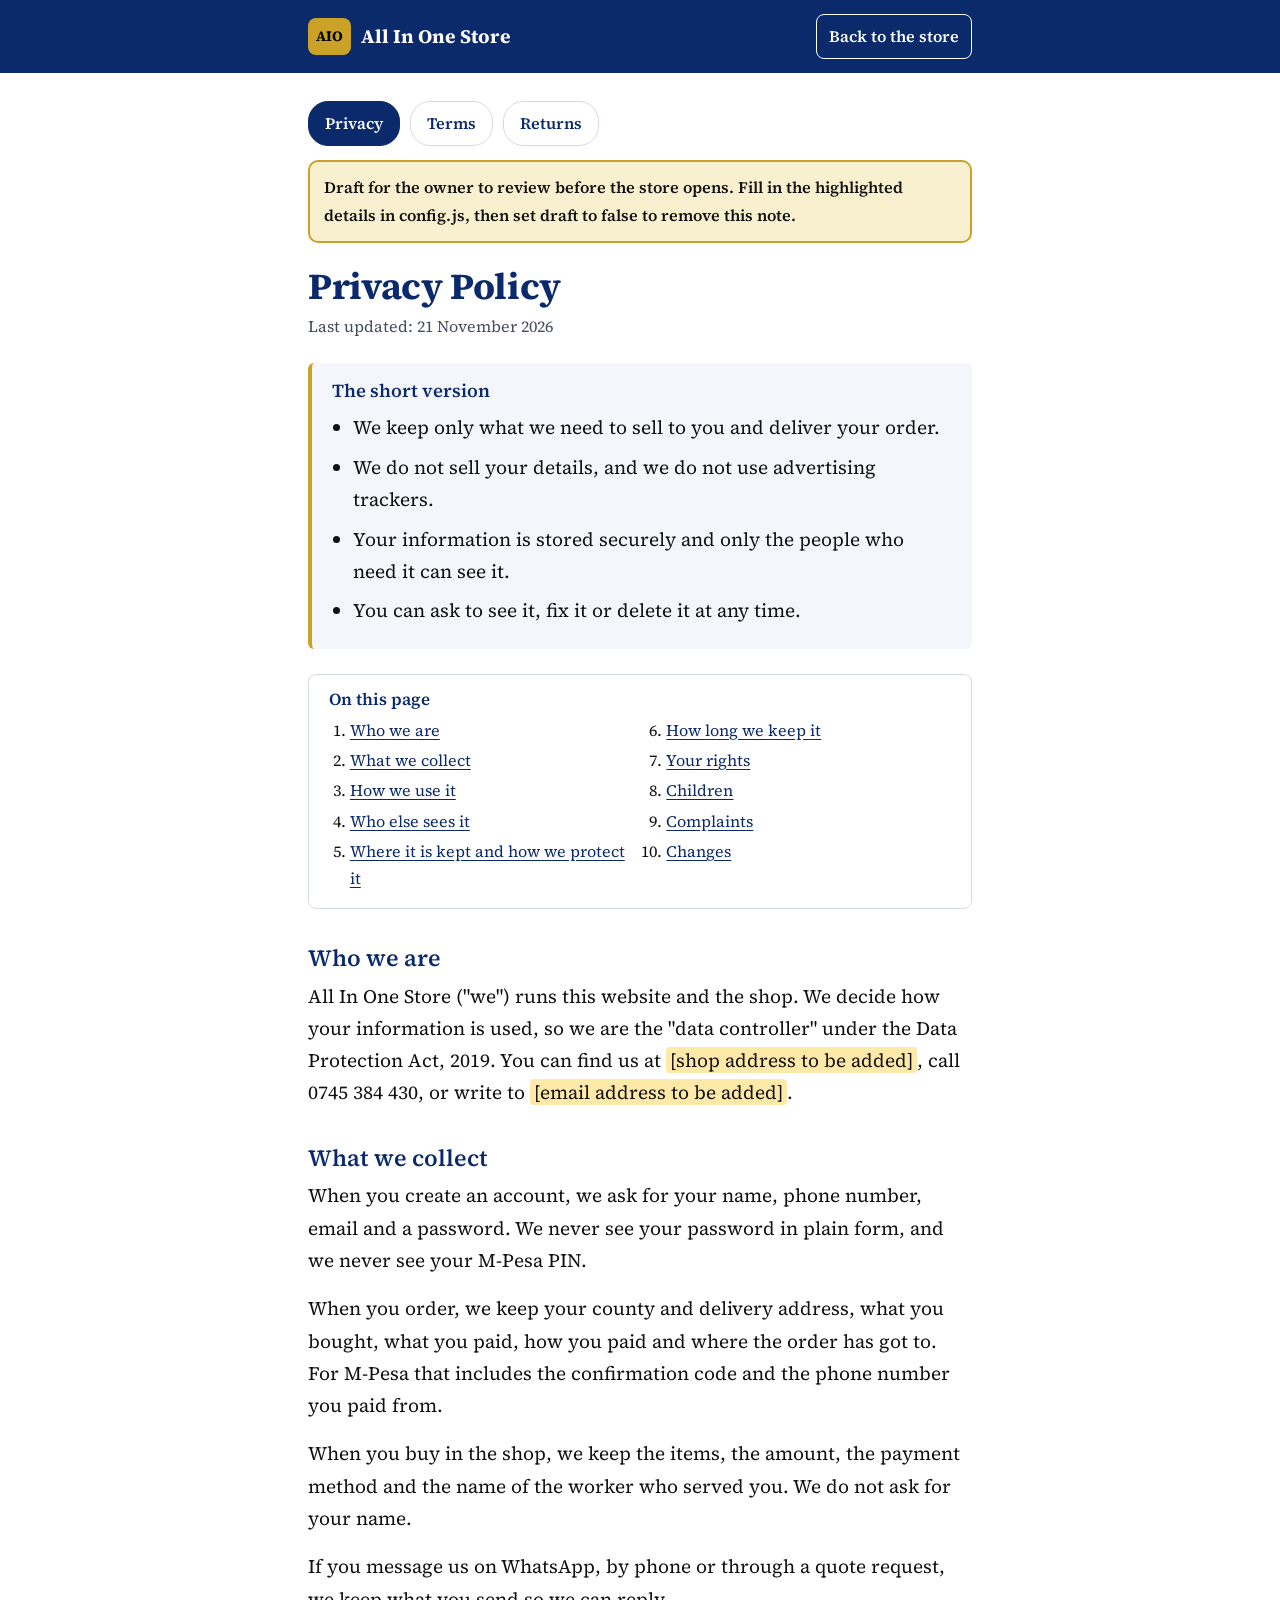
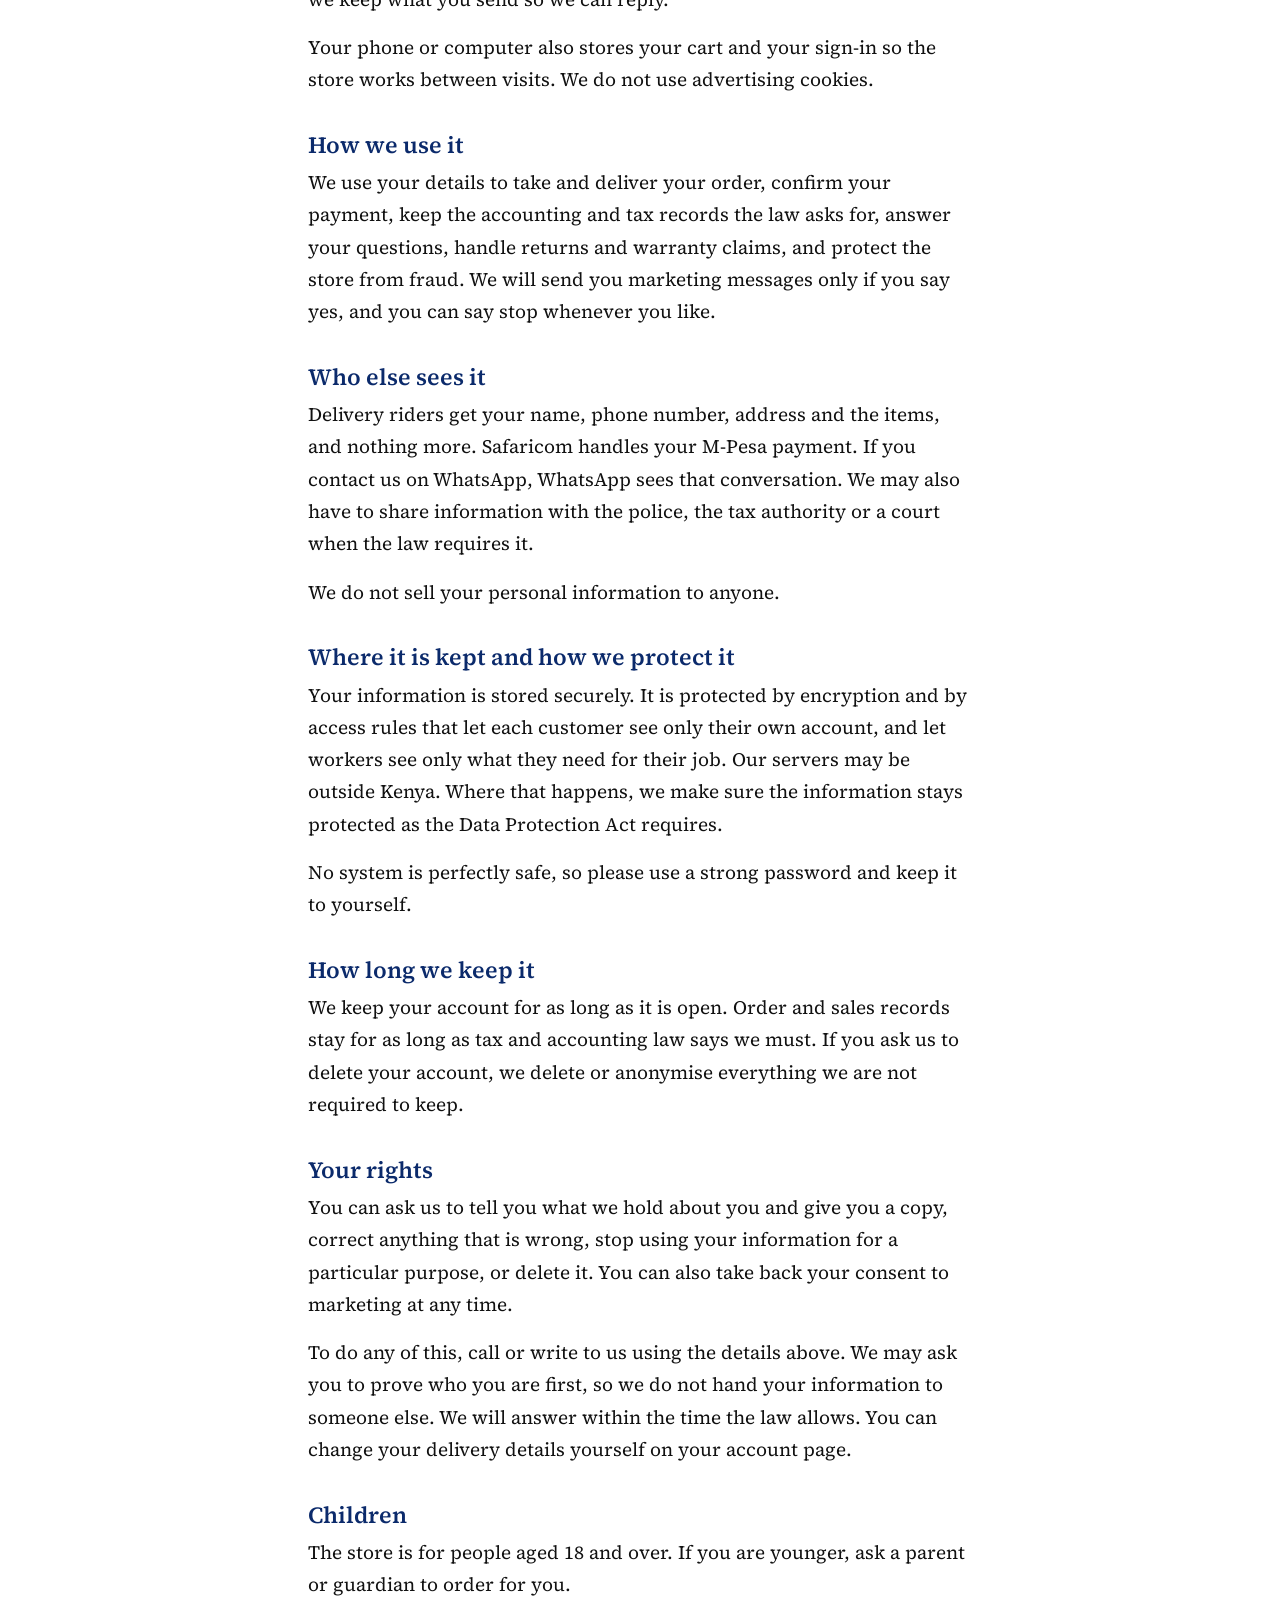
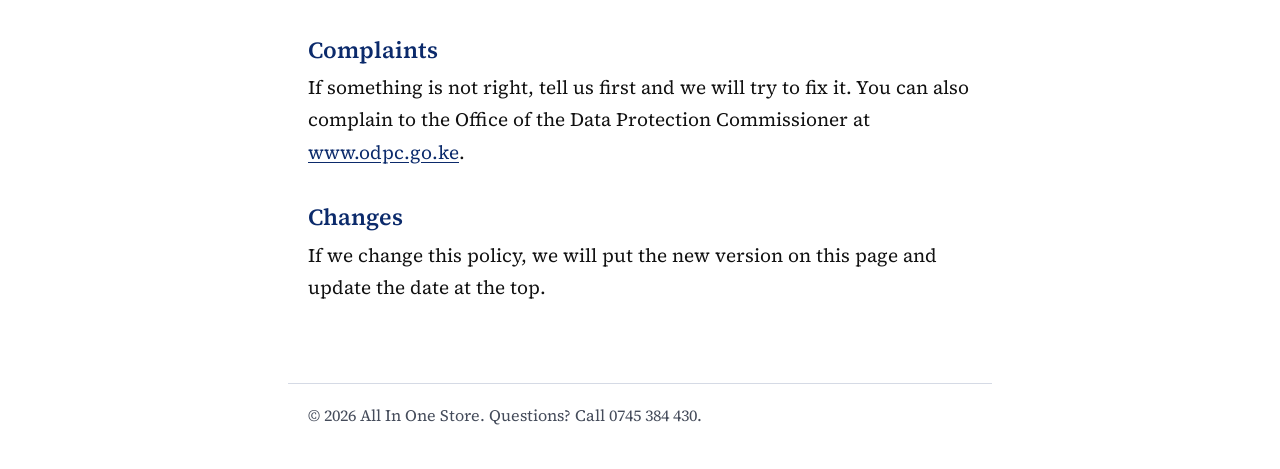
<file: privacy.html>
<!doctype html>
<html lang="en">
<head>
<meta charset="utf-8">
<meta name="viewport" content="width=device-width,initial-scale=1">
<title>Privacy Policy | All In One Store</title>
<meta name="description" content="What personal information we keep, why, and how to control it.">
<meta name="theme-color" content="#0b2a6b">
<link rel="icon" type="image/png" href="icons/icon-192.png">
<link rel="preload" href="fonts/source-serif-4-latin-400-normal.woff2" as="font" type="font/woff2" crossorigin>
<link rel="stylesheet" href="legal.css">
</head>
<body>
<header><div class="in"><a href="./"><i>AIO</i>All In One Store</a><a class="back" href="./">Back to the store</a></div></header>
<main>
<nav class="tabs" aria-label="Policies"><a href="privacy.html" aria-current="page">Privacy</a><a href="terms.html">Terms</a><a href="returns.html">Returns</a></nav>
<div class="draft" id="draftBanner">Draft for the owner to review before the store opens. Fill in the highlighted details in config.js, then set draft to false to remove this note.</div>
<h1>Privacy Policy</h1>
<p class="upd">Last updated: 21 November 2026</p>
<div class="short"><h2>The short version</h2><ul><li>We keep only what we need to sell to you and deliver your order.</li><li>We do not sell your details, and we do not use advertising trackers.</li><li>Your information is stored securely and only the people who need it can see it.</li><li>You can ask to see it, fix it or delete it at any time.</li></ul></div>
<nav class="toc" aria-label="Contents"><h2>On this page</h2><ol><li><a href="#s1">Who we are</a></li><li><a href="#s2">What we collect</a></li><li><a href="#s3">How we use it</a></li><li><a href="#s4">Who else sees it</a></li><li><a href="#s5">Where it is kept and how we protect it</a></li><li><a href="#s6">How long we keep it</a></li><li><a href="#s7">Your rights</a></li><li><a href="#s8">Children</a></li><li><a href="#s9">Complaints</a></li><li><a href="#s10">Changes</a></li></ol></nav>
<section id="s1"><h2>Who we are</h2><p><span data-biz="legalName"></span> ("we") runs this website and the shop. We decide how your information is used, so we are the "data controller" under the Data Protection Act, 2019. You can find us at <span data-biz="address"></span>, call <span data-biz="phone"></span>, or write to <span data-biz="email"></span>.</p></section><section id="s2"><h2>What we collect</h2><p>When you create an account, we ask for your name, phone number, email and a password. We never see your password in plain form, and we never see your M-Pesa PIN.</p><p>When you order, we keep your county and delivery address, what you bought, what you paid, how you paid and where the order has got to. For M-Pesa that includes the confirmation code and the phone number you paid from.</p><p>When you buy in the shop, we keep the items, the amount, the payment method and the name of the worker who served you. We do not ask for your name.</p><p>If you message us on WhatsApp, by phone or through a quote request, we keep what you send so we can reply.</p><p>Your phone or computer also stores your cart and your sign-in so the store works between visits. We do not use advertising cookies.</p></section><section id="s3"><h2>How we use it</h2><p>We use your details to take and deliver your order, confirm your payment, keep the accounting and tax records the law asks for, answer your questions, handle returns and warranty claims, and protect the store from fraud. We will send you marketing messages only if you say yes, and you can say stop whenever you like.</p></section><section id="s4"><h2>Who else sees it</h2><p>Delivery riders get your name, phone number, address and the items, and nothing more. Safaricom handles your M-Pesa payment. If you contact us on WhatsApp, WhatsApp sees that conversation. We may also have to share information with the police, the tax authority or a court when the law requires it.</p><p>We do not sell your personal information to anyone.</p></section><section id="s5"><h2>Where it is kept and how we protect it</h2><p>Your information is stored securely. It is protected by encryption and by access rules that let each customer see only their own account, and let workers see only what they need for their job. Our servers may be outside Kenya. Where that happens, we make sure the information stays protected as the Data Protection Act requires.</p><p>No system is perfectly safe, so please use a strong password and keep it to yourself.</p></section><section id="s6"><h2>How long we keep it</h2><p>We keep your account for as long as it is open. Order and sales records stay for as long as tax and accounting law says we must. If you ask us to delete your account, we delete or anonymise everything we are not required to keep.</p></section><section id="s7"><h2>Your rights</h2><p>You can ask us to tell you what we hold about you and give you a copy, correct anything that is wrong, stop using your information for a particular purpose, or delete it. You can also take back your consent to marketing at any time.</p><p>To do any of this, call or write to us using the details above. We may ask you to prove who you are first, so we do not hand your information to someone else. We will answer within the time the law allows. You can change your delivery details yourself on your account page.</p></section><section id="s8"><h2>Children</h2><p>The store is for people aged 18 and over. If you are younger, ask a parent or guardian to order for you.</p></section><section id="s9"><h2>Complaints</h2><p>If something is not right, tell us first and we will try to fix it. You can also complain to the Office of the Data Protection Commissioner at <a href="https://www.odpc.go.ke" rel="noopener">www.odpc.go.ke</a>.</p></section><section id="s10"><h2>Changes</h2><p>If we change this policy, we will put the new version on this page and update the date at the top.</p></section>
</main>
<footer>&copy; <span id="yr"></span> <span data-biz="legalName"></span>. Questions? Call <span data-biz="phone"></span>.</footer>
<script src="config.js"></script>
<script src="legal.js"></script>
</body>
</html>
</file>
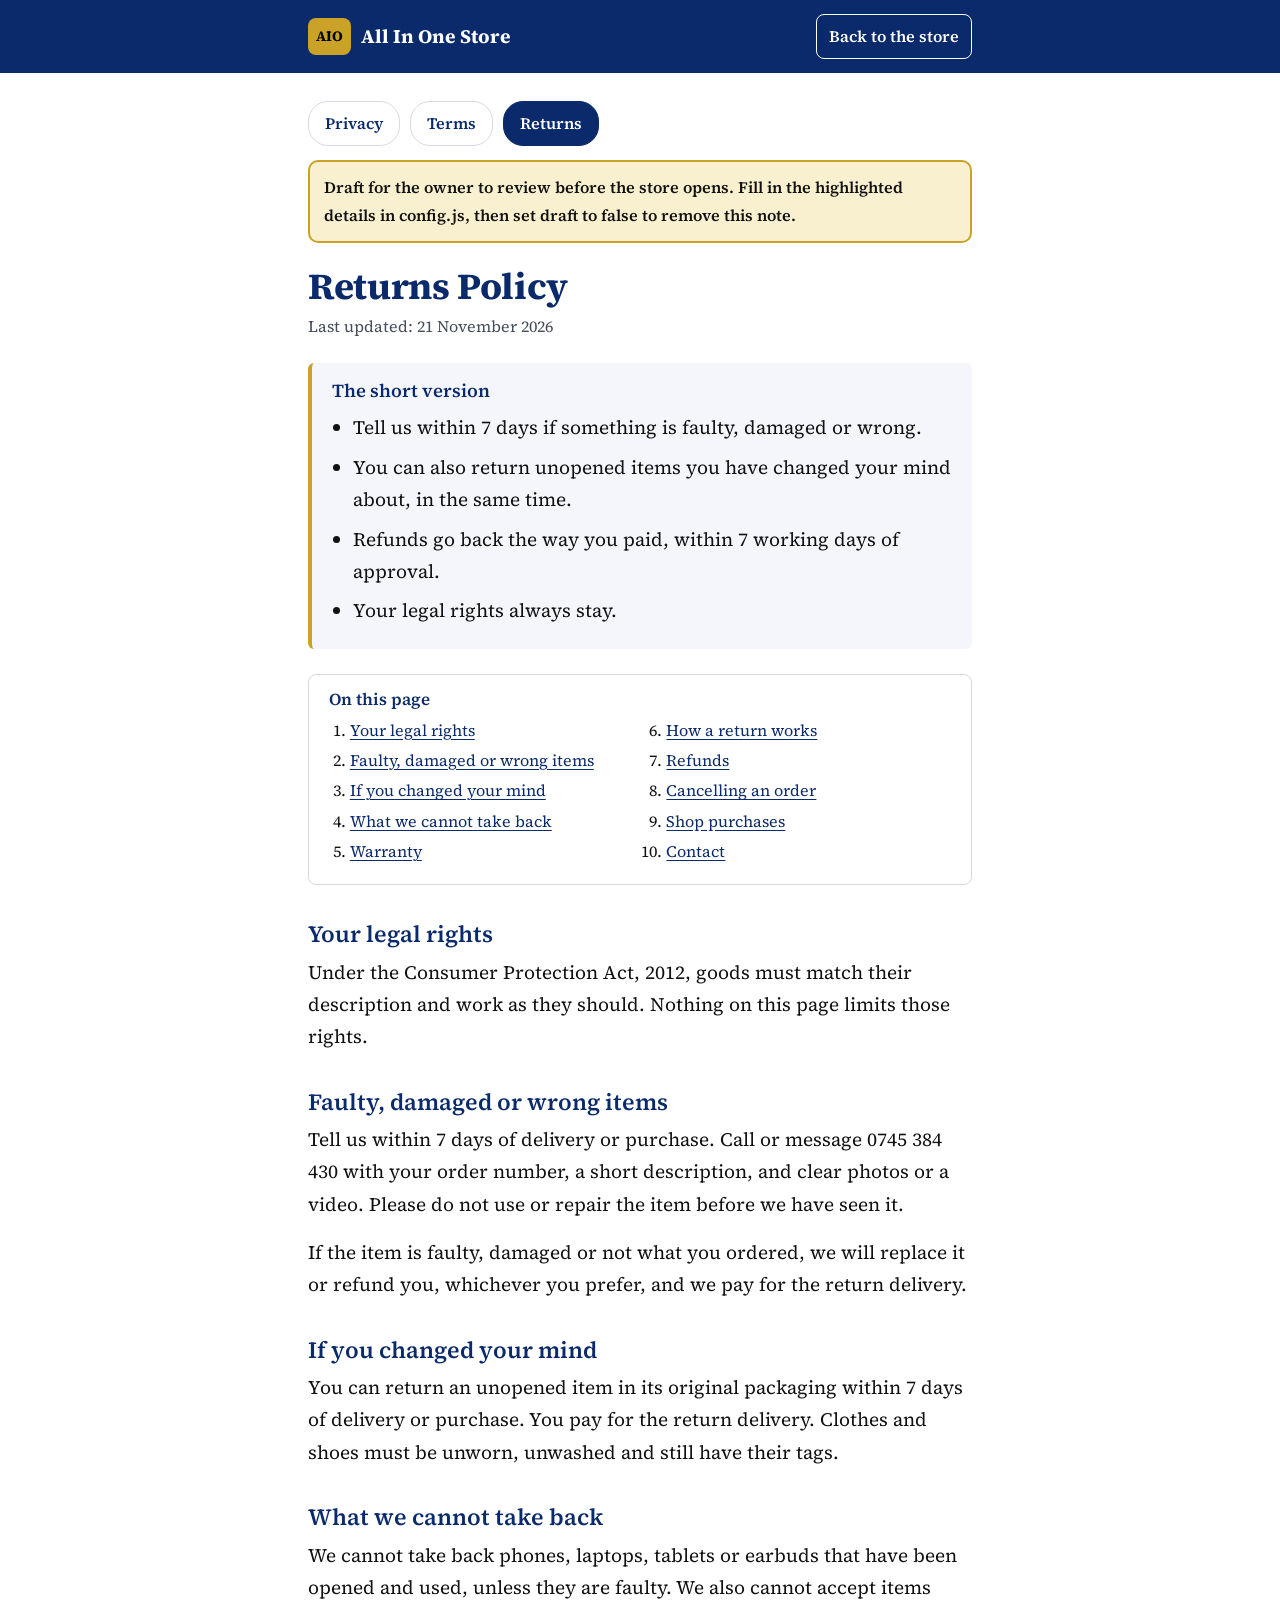
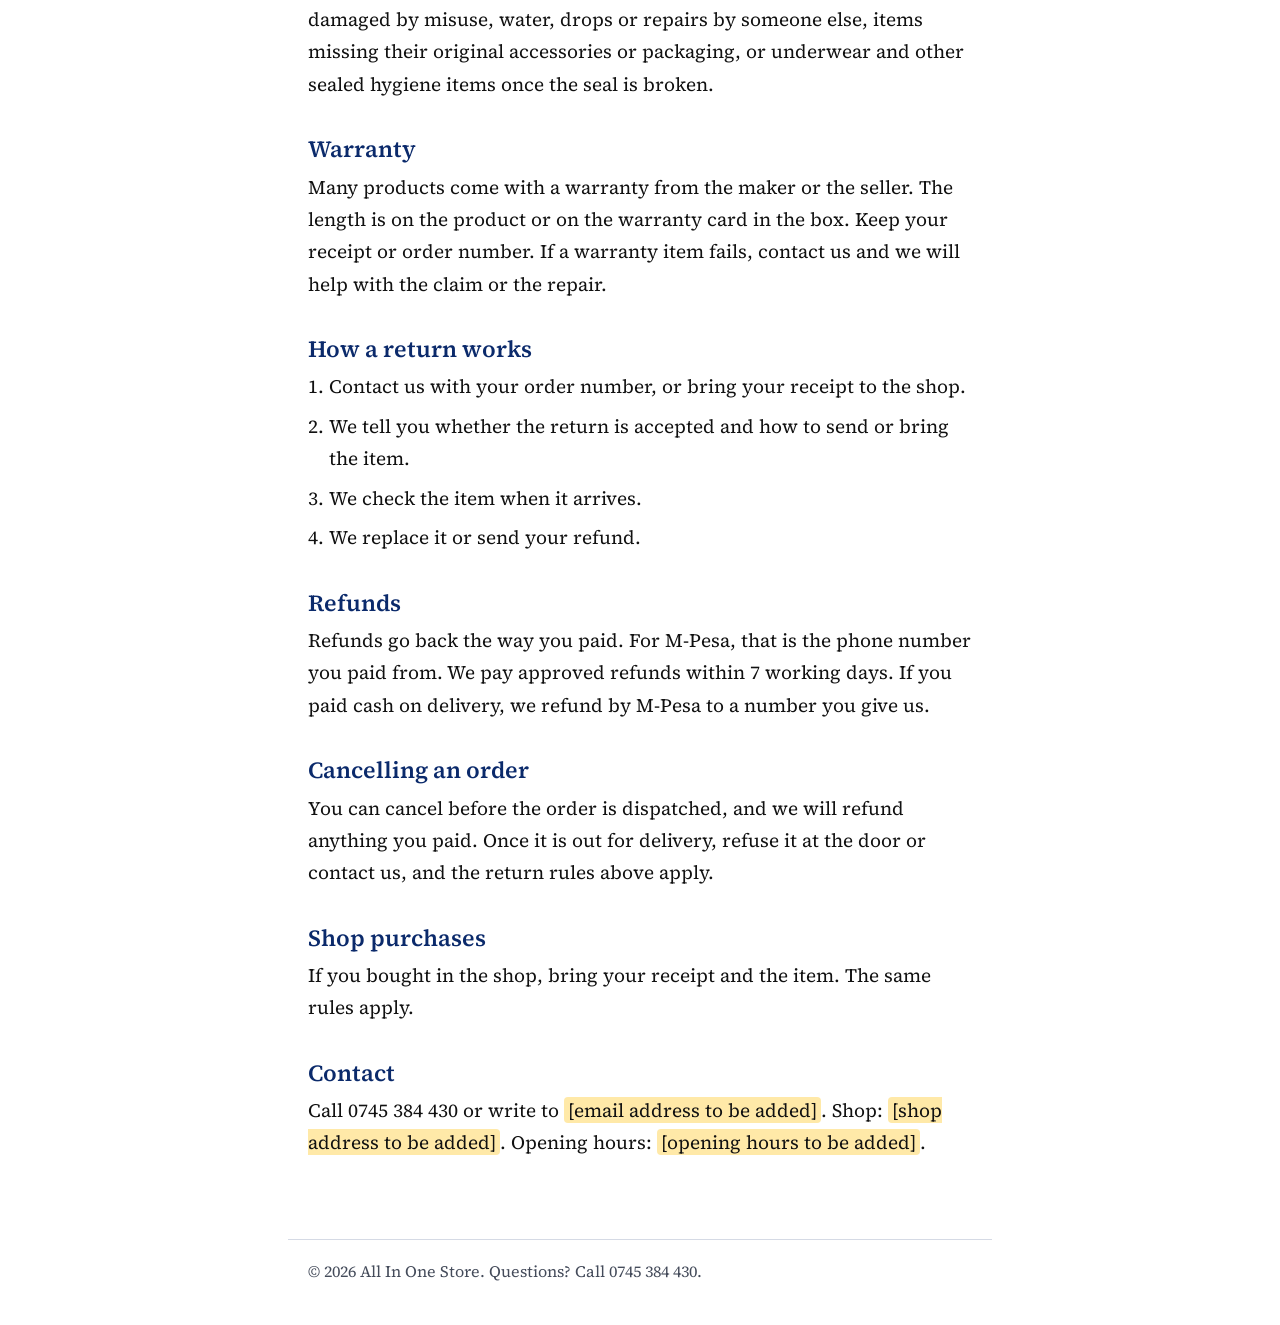
<file: returns.html>
<!doctype html>
<html lang="en">
<head>
<meta charset="utf-8">
<meta name="viewport" content="width=device-width,initial-scale=1">
<title>Returns Policy | All In One Store</title>
<meta name="description" content="What to do if something is wrong, and how returns and refunds work.">
<meta name="theme-color" content="#0b2a6b">
<link rel="icon" type="image/png" href="icons/icon-192.png">
<link rel="preload" href="fonts/source-serif-4-latin-400-normal.woff2" as="font" type="font/woff2" crossorigin>
<link rel="stylesheet" href="legal.css">
</head>
<body>
<header><div class="in"><a href="./"><i>AIO</i>All In One Store</a><a class="back" href="./">Back to the store</a></div></header>
<main>
<nav class="tabs" aria-label="Policies"><a href="privacy.html">Privacy</a><a href="terms.html">Terms</a><a href="returns.html" aria-current="page">Returns</a></nav>
<div class="draft" id="draftBanner">Draft for the owner to review before the store opens. Fill in the highlighted details in config.js, then set draft to false to remove this note.</div>
<h1>Returns Policy</h1>
<p class="upd">Last updated: 21 November 2026</p>
<div class="short"><h2>The short version</h2><ul><li>Tell us within <span data-biz="returnDays"></span> days if something is faulty, damaged or wrong.</li><li>You can also return unopened items you have changed your mind about, in the same time.</li><li>Refunds go back the way you paid, within <span data-biz="refundDays"></span> working days of approval.</li><li>Your legal rights always stay.</li></ul></div>
<nav class="toc" aria-label="Contents"><h2>On this page</h2><ol><li><a href="#s1">Your legal rights</a></li><li><a href="#s2">Faulty, damaged or wrong items</a></li><li><a href="#s3">If you changed your mind</a></li><li><a href="#s4">What we cannot take back</a></li><li><a href="#s5">Warranty</a></li><li><a href="#s6">How a return works</a></li><li><a href="#s7">Refunds</a></li><li><a href="#s8">Cancelling an order</a></li><li><a href="#s9">Shop purchases</a></li><li><a href="#s10">Contact</a></li></ol></nav>
<section id="s1"><h2>Your legal rights</h2><p>Under the Consumer Protection Act, 2012, goods must match their description and work as they should. Nothing on this page limits those rights.</p></section><section id="s2"><h2>Faulty, damaged or wrong items</h2><p>Tell us within <span data-biz="returnDays"></span> days of delivery or purchase. Call or message <span data-biz="phone"></span> with your order number, a short description, and clear photos or a video. Please do not use or repair the item before we have seen it.</p><p>If the item is faulty, damaged or not what you ordered, we will replace it or refund you, whichever you prefer, and we pay for the return delivery.</p></section><section id="s3"><h2>If you changed your mind</h2><p>You can return an unopened item in its original packaging within <span data-biz="returnDays"></span> days of delivery or purchase. You pay for the return delivery. Clothes and shoes must be unworn, unwashed and still have their tags.</p></section><section id="s4"><h2>What we cannot take back</h2><p>We cannot take back phones, laptops, tablets or earbuds that have been opened and used, unless they are faulty. We also cannot accept items damaged by misuse, water, drops or repairs by someone else, items missing their original accessories or packaging, or underwear and other sealed hygiene items once the seal is broken.</p></section><section id="s5"><h2>Warranty</h2><p>Many products come with a warranty from the maker or the seller. The length is on the product or on the warranty card in the box. Keep your receipt or order number. If a warranty item fails, contact us and we will help with the claim or the repair.</p></section><section id="s6"><h2>How a return works</h2><ol><li>Contact us with your order number, or bring your receipt to the shop.</li><li>We tell you whether the return is accepted and how to send or bring the item.</li><li>We check the item when it arrives.</li><li>We replace it or send your refund.</li></ol></section><section id="s7"><h2>Refunds</h2><p>Refunds go back the way you paid. For M-Pesa, that is the phone number you paid from. We pay approved refunds within <span data-biz="refundDays"></span> working days. If you paid cash on delivery, we refund by M-Pesa to a number you give us.</p></section><section id="s8"><h2>Cancelling an order</h2><p>You can cancel before the order is dispatched, and we will refund anything you paid. Once it is out for delivery, refuse it at the door or contact us, and the return rules above apply.</p></section><section id="s9"><h2>Shop purchases</h2><p>If you bought in the shop, bring your receipt and the item. The same rules apply.</p></section><section id="s10"><h2>Contact</h2><p>Call <span data-biz="phone"></span> or write to <span data-biz="email"></span>. Shop: <span data-biz="address"></span>. Opening hours: <span data-biz="hours"></span>.</p></section>
</main>
<footer>&copy; <span id="yr"></span> <span data-biz="legalName"></span>. Questions? Call <span data-biz="phone"></span>.</footer>
<script src="config.js"></script>
<script src="legal.js"></script>
</body>
</html>
</file>
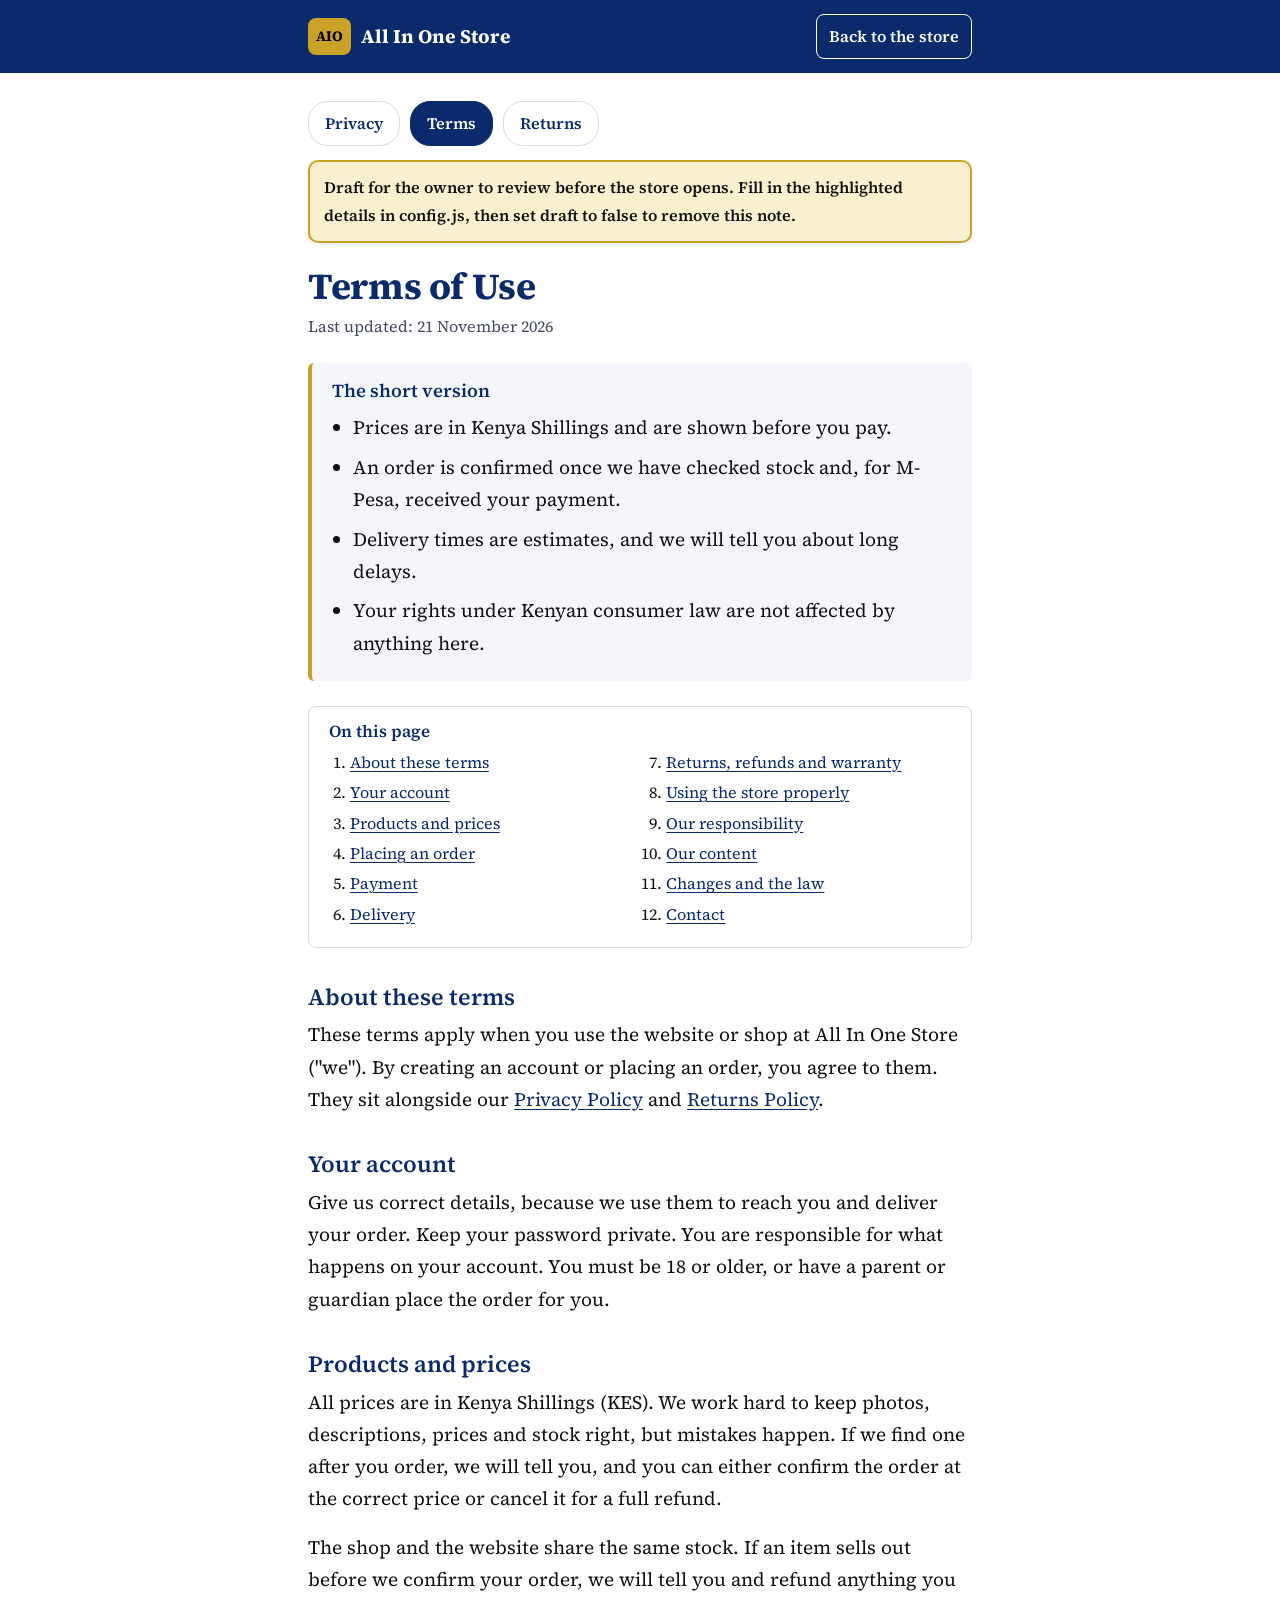
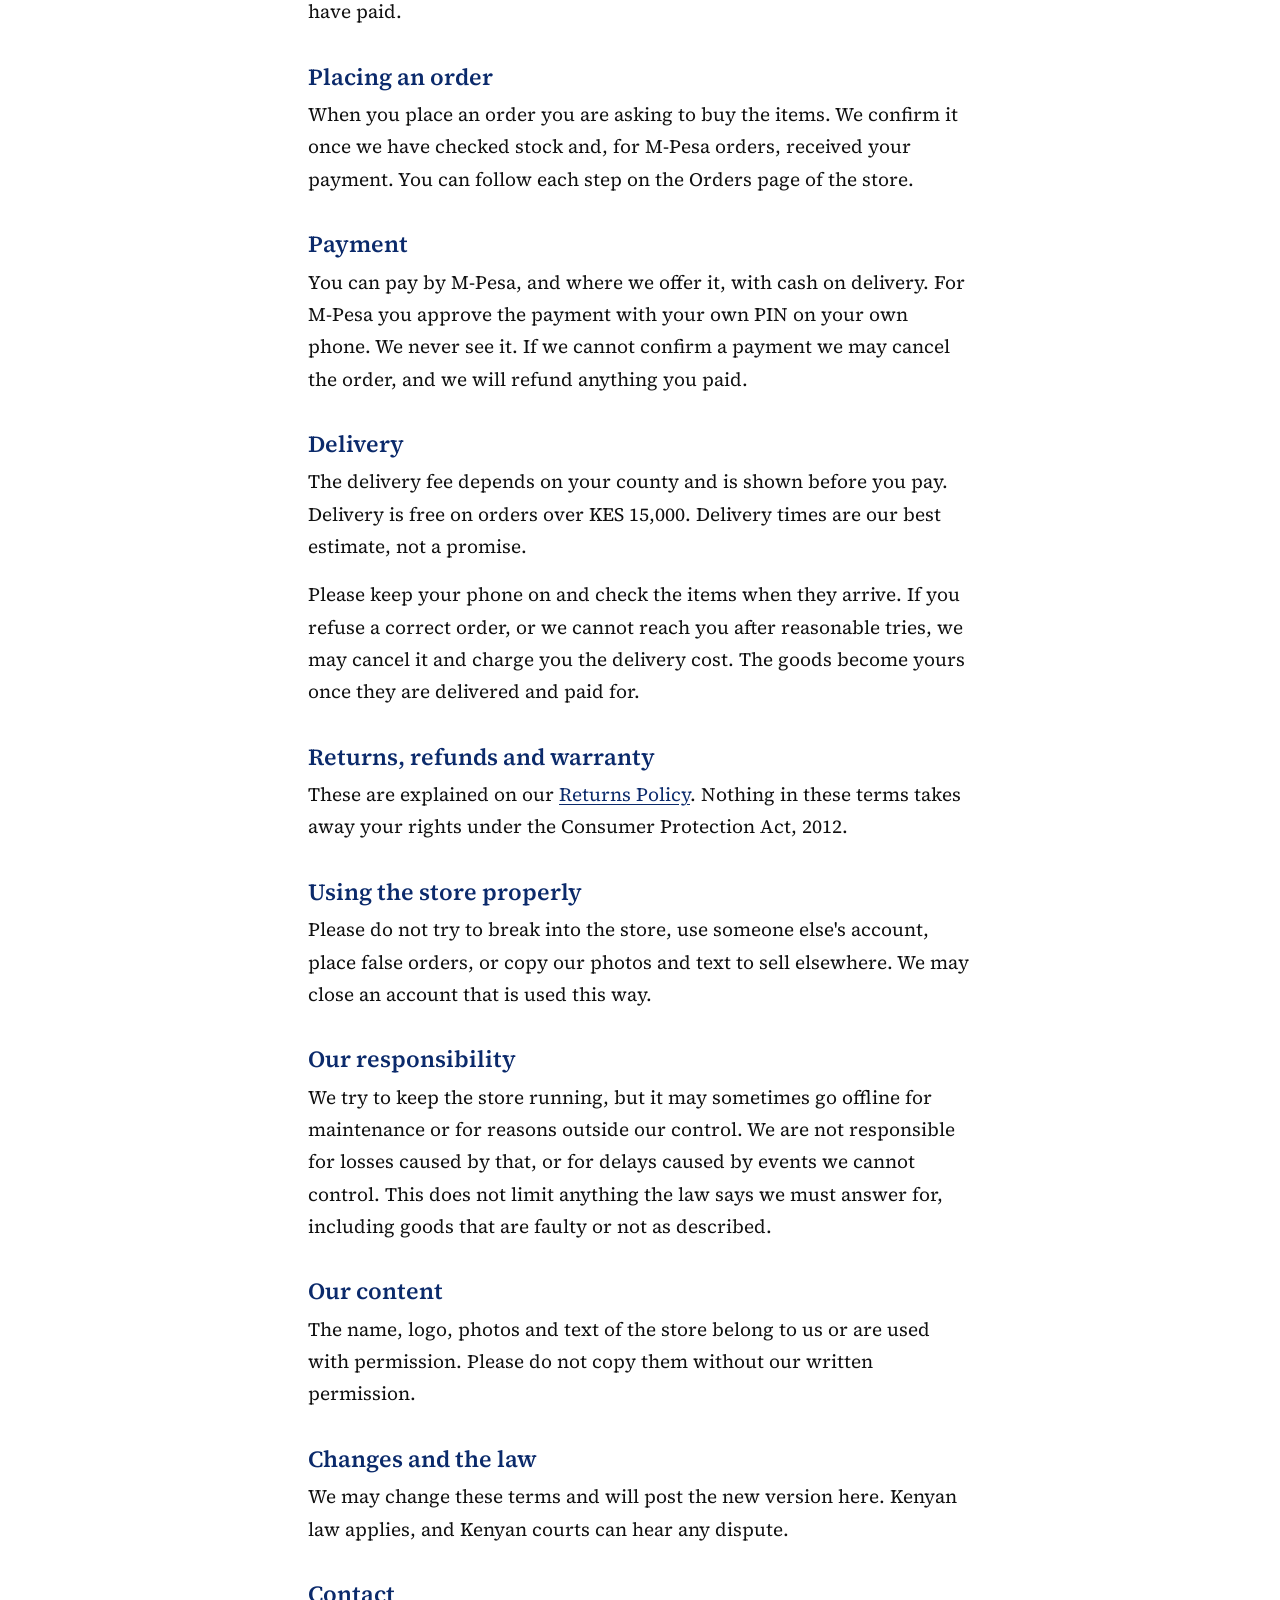
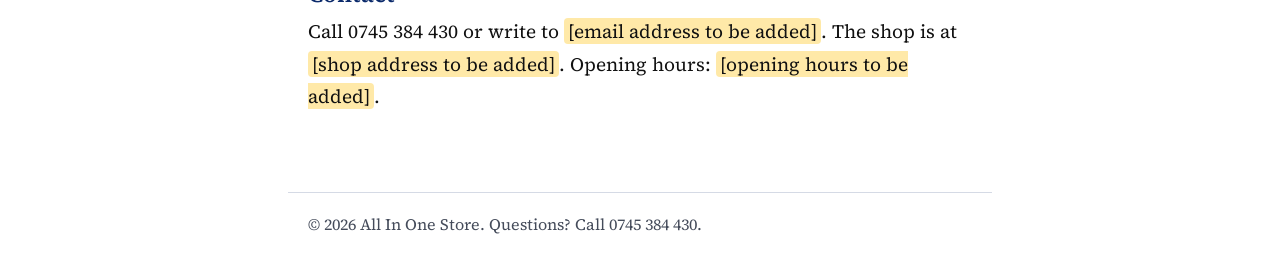
<file: terms.html>
<!doctype html>
<html lang="en">
<head>
<meta charset="utf-8">
<meta name="viewport" content="width=device-width,initial-scale=1">
<title>Terms of Use | All In One Store</title>
<meta name="description" content="The rules for using the All In One Store website and shop.">
<meta name="theme-color" content="#0b2a6b">
<link rel="icon" type="image/png" href="icons/icon-192.png">
<link rel="preload" href="fonts/source-serif-4-latin-400-normal.woff2" as="font" type="font/woff2" crossorigin>
<link rel="stylesheet" href="legal.css">
</head>
<body>
<header><div class="in"><a href="./"><i>AIO</i>All In One Store</a><a class="back" href="./">Back to the store</a></div></header>
<main>
<nav class="tabs" aria-label="Policies"><a href="privacy.html">Privacy</a><a href="terms.html" aria-current="page">Terms</a><a href="returns.html">Returns</a></nav>
<div class="draft" id="draftBanner">Draft for the owner to review before the store opens. Fill in the highlighted details in config.js, then set draft to false to remove this note.</div>
<h1>Terms of Use</h1>
<p class="upd">Last updated: 21 November 2026</p>
<div class="short"><h2>The short version</h2><ul><li>Prices are in Kenya Shillings and are shown before you pay.</li><li>An order is confirmed once we have checked stock and, for M-Pesa, received your payment.</li><li>Delivery times are estimates, and we will tell you about long delays.</li><li>Your rights under Kenyan consumer law are not affected by anything here.</li></ul></div>
<nav class="toc" aria-label="Contents"><h2>On this page</h2><ol><li><a href="#s1">About these terms</a></li><li><a href="#s2">Your account</a></li><li><a href="#s3">Products and prices</a></li><li><a href="#s4">Placing an order</a></li><li><a href="#s5">Payment</a></li><li><a href="#s6">Delivery</a></li><li><a href="#s7">Returns, refunds and warranty</a></li><li><a href="#s8">Using the store properly</a></li><li><a href="#s9">Our responsibility</a></li><li><a href="#s10">Our content</a></li><li><a href="#s11">Changes and the law</a></li><li><a href="#s12">Contact</a></li></ol></nav>
<section id="s1"><h2>About these terms</h2><p>These terms apply when you use the website or shop at <span data-biz="legalName"></span> ("we"). By creating an account or placing an order, you agree to them. They sit alongside our <a href="privacy.html">Privacy Policy</a> and <a href="returns.html">Returns Policy</a>.</p></section><section id="s2"><h2>Your account</h2><p>Give us correct details, because we use them to reach you and deliver your order. Keep your password private. You are responsible for what happens on your account. You must be 18 or older, or have a parent or guardian place the order for you.</p></section><section id="s3"><h2>Products and prices</h2><p>All prices are in Kenya Shillings (KES). We work hard to keep photos, descriptions, prices and stock right, but mistakes happen. If we find one after you order, we will tell you, and you can either confirm the order at the correct price or cancel it for a full refund.</p><p>The shop and the website share the same stock. If an item sells out before we confirm your order, we will tell you and refund anything you have paid.</p></section><section id="s4"><h2>Placing an order</h2><p>When you place an order you are asking to buy the items. We confirm it once we have checked stock and, for M-Pesa orders, received your payment. You can follow each step on the Orders page of the store.</p></section><section id="s5"><h2>Payment</h2><p>You can pay by M-Pesa, and where we offer it, with cash on delivery. For M-Pesa you approve the payment with your own PIN on your own phone. We never see it. If we cannot confirm a payment we may cancel the order, and we will refund anything you paid.</p></section><section id="s6"><h2>Delivery</h2><p>The delivery fee depends on your county and is shown before you pay. Delivery is free on orders over <span data-biz="freeDeliveryOver"></span>. Delivery times are our best estimate, not a promise.</p><p>Please keep your phone on and check the items when they arrive. If you refuse a correct order, or we cannot reach you after reasonable tries, we may cancel it and charge you the delivery cost. The goods become yours once they are delivered and paid for.</p></section><section id="s7"><h2>Returns, refunds and warranty</h2><p>These are explained on our <a href="returns.html">Returns Policy</a>. Nothing in these terms takes away your rights under the Consumer Protection Act, 2012.</p></section><section id="s8"><h2>Using the store properly</h2><p>Please do not try to break into the store, use someone else's account, place false orders, or copy our photos and text to sell elsewhere. We may close an account that is used this way.</p></section><section id="s9"><h2>Our responsibility</h2><p>We try to keep the store running, but it may sometimes go offline for maintenance or for reasons outside our control. We are not responsible for losses caused by that, or for delays caused by events we cannot control. This does not limit anything the law says we must answer for, including goods that are faulty or not as described.</p></section><section id="s10"><h2>Our content</h2><p>The name, logo, photos and text of the store belong to us or are used with permission. Please do not copy them without our written permission.</p></section><section id="s11"><h2>Changes and the law</h2><p>We may change these terms and will post the new version here. Kenyan law applies, and Kenyan courts can hear any dispute.</p></section><section id="s12"><h2>Contact</h2><p>Call <span data-biz="phone"></span> or write to <span data-biz="email"></span>. The shop is at <span data-biz="address"></span>. Opening hours: <span data-biz="hours"></span>.</p></section>
</main>
<footer>&copy; <span id="yr"></span> <span data-biz="legalName"></span>. Questions? Call <span data-biz="phone"></span>.</footer>
<script src="config.js"></script>
<script src="legal.js"></script>
</body>
</html>
</file>
<file: legal.css>
@font-face{font-family:"Source Serif 4";font-style:normal;font-weight:400;font-display:swap;src:url(fonts/source-serif-4-latin-400-normal.woff2) format("woff2")}
@font-face{font-family:"Source Serif 4";font-style:italic;font-weight:400;font-display:swap;src:url(fonts/source-serif-4-latin-400-italic.woff2) format("woff2")}
@font-face{font-family:"Source Serif 4";font-style:normal;font-weight:600;font-display:swap;src:url(fonts/source-serif-4-latin-600-normal.woff2) format("woff2")}
@font-face{font-family:"Source Serif 4";font-style:normal;font-weight:700;font-display:swap;src:url(fonts/source-serif-4-latin-700-normal.woff2) format("woff2")}
:root{--brand:#0b2a6b;--cta:#c9a227;--cta-soft:#f9f0cf;--bg:#fff;--ink:#111;--muted:#444b5a;--line:#d5dae5;--soft:#f4f6fb;--serif:"Source Serif 4","Times New Roman",Times,serif}
*{box-sizing:border-box}
html{-webkit-text-size-adjust:100%;scroll-behavior:smooth}
body{margin:0;background:var(--bg);color:var(--ink);font-family:var(--serif);font-size:1.1875rem;line-height:1.7;text-rendering:optimizeLegibility}
header{background:var(--brand);color:#fff}
header .in{max-width:44rem;margin:0 auto;padding:14px 20px;display:flex;align-items:center;justify-content:space-between;gap:12px}
header a{color:#fff;text-decoration:none;font-weight:700;font-size:1.2rem;display:flex;align-items:center;gap:10px}
header i{background:var(--cta);color:#000;font-style:normal;border-radius:8px;padding:6px 8px;font-size:.9rem}
header .back{font-size:1rem;font-weight:600;border:1px solid #fff;border-radius:8px;padding:8px 12px}
main{max-width:44rem;margin:0 auto;padding:28px 20px 64px}
h1{font-size:2.3rem;line-height:1.15;margin:12px 0 6px;color:var(--brand);font-weight:700;letter-spacing:-.01em}
h2{font-size:1.45rem;line-height:1.25;margin:0 0 .4rem;color:var(--brand);font-weight:600}
section{margin-top:2.2rem;scroll-margin-top:16px}
p,li{margin:0 0 1rem}
ul,ol{padding-left:1.3rem;margin:0 0 1rem}
li{margin-bottom:.45rem}
.upd{color:var(--muted);font-size:1rem;margin:0 0 1.4rem}
.short{background:var(--soft);border-left:4px solid var(--cta);border-radius:6px;padding:16px 20px 6px;margin:0 0 1.6rem}
.short h2{font-size:1.15rem;margin-bottom:.6rem}
.toc{border:1px solid var(--line);border-radius:8px;padding:14px 20px 6px;margin:0 0 1rem}
.toc h2{font-size:1.05rem;margin-bottom:.4rem}
.toc ol{columns:2;column-gap:2rem;font-size:1rem;margin:0 0 .6rem}
.toc li{margin-bottom:.2rem;break-inside:avoid}
.draft{background:var(--cta-soft);border:2px solid var(--cta);border-radius:10px;padding:12px 14px;margin:14px 0 22px;font-weight:600;font-size:1rem}
.todo{background:#ffe9a8;border-radius:4px;padding:0 4px}
a{color:var(--brand);text-underline-offset:3px}
.tabs{display:flex;flex-wrap:wrap;gap:10px;margin:0 0 10px}
.tabs a{border:1px solid var(--line);border-radius:20px;padding:8px 16px;text-decoration:none;font-weight:600;font-size:1rem}
.tabs a[aria-current]{background:var(--brand);color:#fff;border-color:var(--brand)}
footer{border-top:1px solid var(--line);max-width:44rem;margin:0 auto;padding:18px 20px 40px;color:var(--muted);font-size:1rem}
a:focus-visible{outline:3px solid var(--cta);outline-offset:2px}
@media (max-width:600px){body{font-size:1.125rem}h1{font-size:1.9rem}.toc ol{columns:1}}
@media print{header,.tabs,.draft,.toc{display:none}body{font-size:12pt}}
</file>
